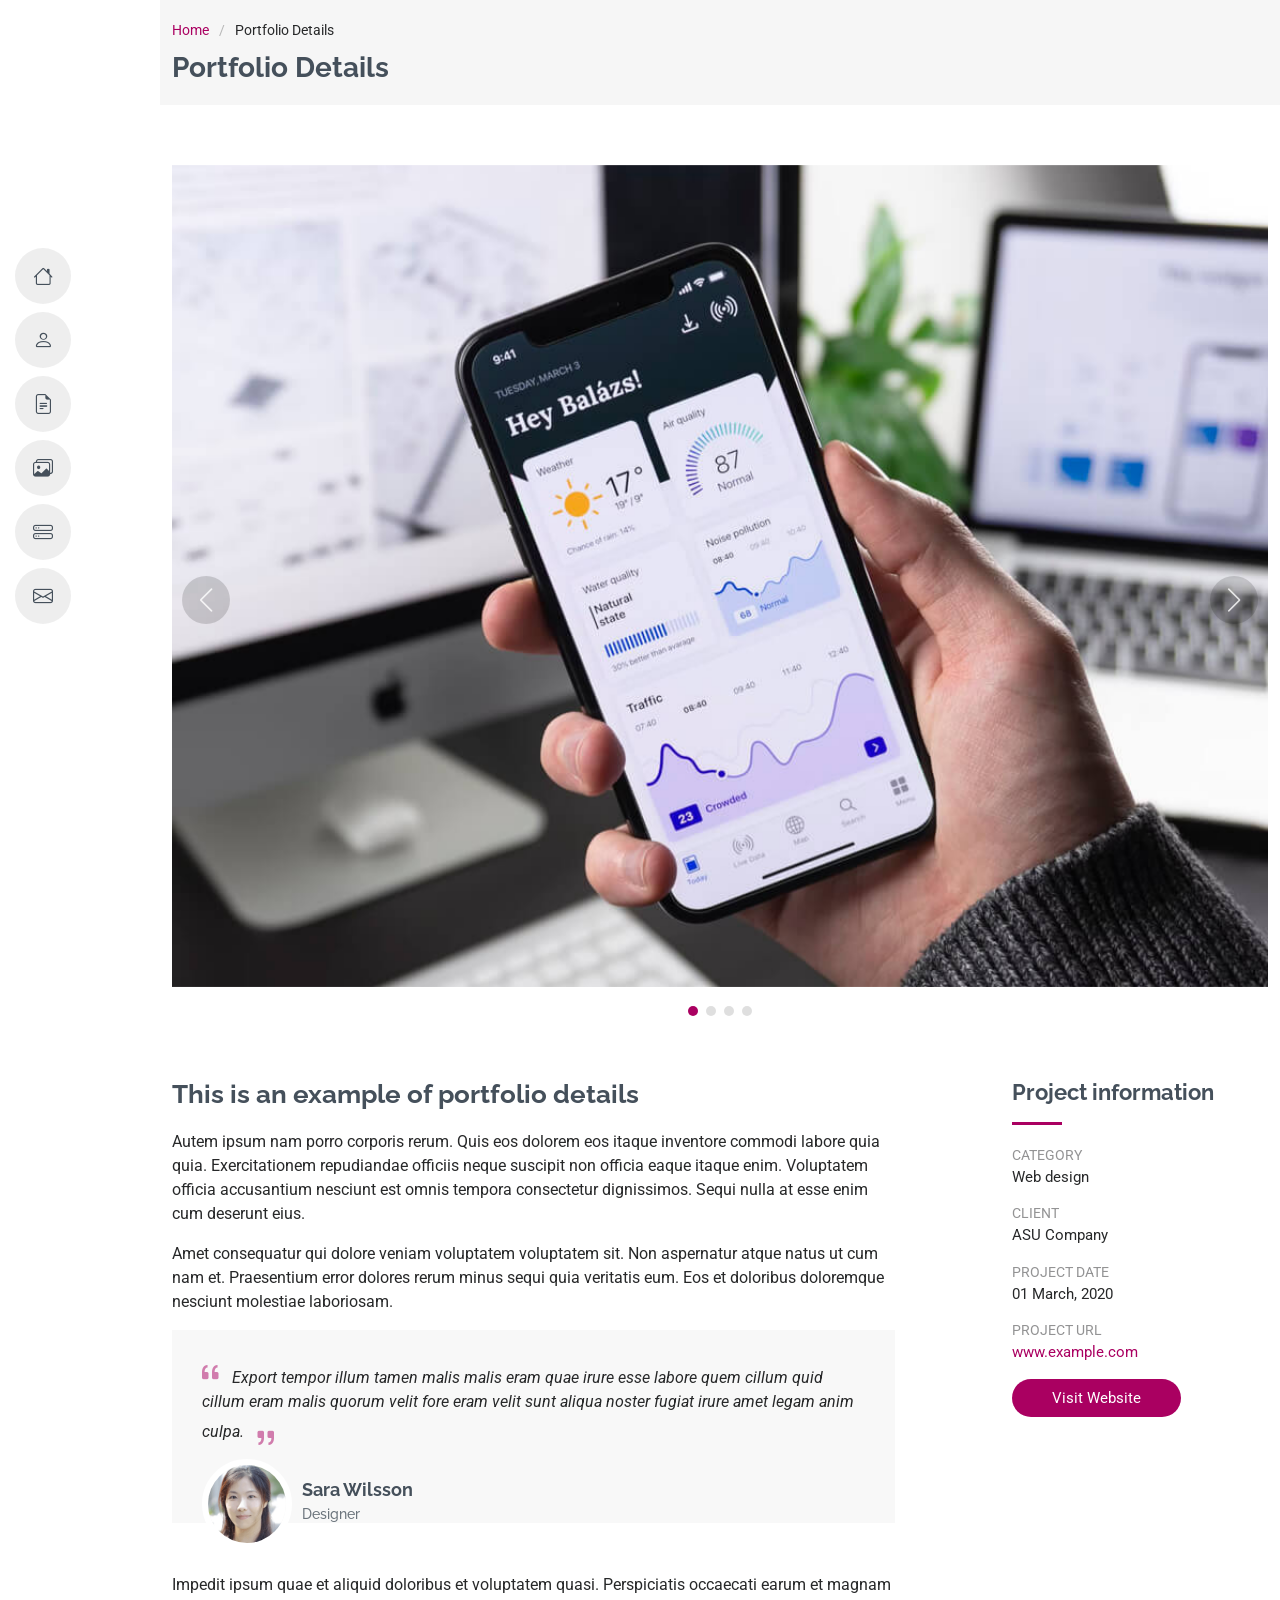
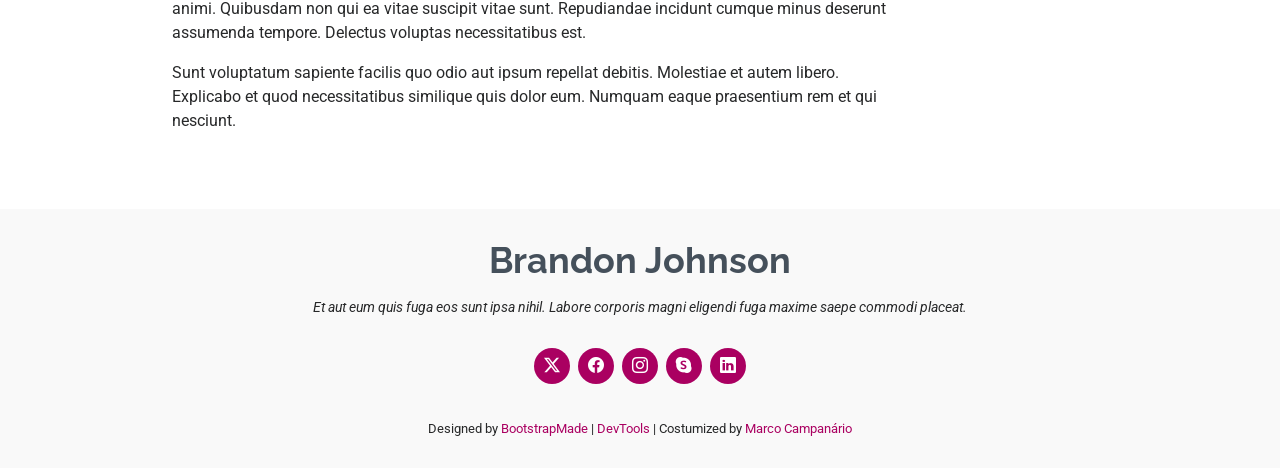
<file: portfolio-details.html>
<!DOCTYPE html>
<html lang="en">

<head>
  <meta charset="utf-8">
  <meta content="width=device-width, initial-scale=1.0" name="viewport">
  <title>Portfolio Details - MyResume Bootstrap Template</title>
  <meta content="" name="description">
  <meta content="" name="keywords">

  <!-- Favicons -->
  <link href="assets/img/favicon.png" rel="icon">
  <link href="assets/img/apple-touch-icon.png" rel="apple-touch-icon">

  <!-- Fonts -->
  <link href="https://fonts.googleapis.com" rel="preconnect">
  <link href="https://fonts.gstatic.com" rel="preconnect" crossorigin>
  <link href="https://fonts.googleapis.com/css2?family=Roboto:ital,wght@0,100;0,300;0,400;0,500;0,700;0,900;1,100;1,300;1,400;1,500;1,700;1,900&family=Poppins:ital,wght@0,100;0,200;0,300;0,400;0,500;0,600;0,700;0,800;0,900;1,100;1,200;1,300;1,400;1,500;1,600;1,700;1,800;1,900&family=Raleway:ital,wght@0,100;0,200;0,300;0,400;0,500;0,600;0,700;0,800;0,900;1,100;1,200;1,300;1,400;1,500;1,600;1,700;1,800;1,900&display=swap" rel="stylesheet">

  <!-- Vendor CSS Files -->
  <link href="assets/vendor/bootstrap/css/bootstrap.min.css" rel="stylesheet">
  <link href="assets/vendor/bootstrap-icons/bootstrap-icons.css" rel="stylesheet">
  <link href="assets/vendor/aos/aos.css" rel="stylesheet">
  <link href="assets/vendor/glightbox/css/glightbox.min.css" rel="stylesheet">
  <link href="assets/vendor/swiper/swiper-bundle.min.css" rel="stylesheet">

  <!-- Main CSS File -->
  <link href="assets/css/main.css" rel="stylesheet">

  <!-- =======================================================
  * Template Name: MyResume
  * Template URL: https://bootstrapmade.com/free-html-bootstrap-template-my-resume/
  * Updated: Jun 29 2024 with Bootstrap v5.3.3
  * Author: BootstrapMade.com
  * License: https://bootstrapmade.com/license/
  ======================================================== -->
</head>

<body class="portfolio-details-page">

  <header id="header" class="header d-flex flex-column justify-content-center">

    <i class="header-toggle d-xl-none bi bi-list"></i>

    <nav id="navmenu" class="navmenu">
      <ul>
        <li><a href="#hero"><i class="bi bi-house navicon"></i><span>Home</span></a></li>
        <li><a href="#about"><i class="bi bi-person navicon"></i><span>About</span></a></li>
        <li><a href="#resume"><i class="bi bi-file-earmark-text navicon"></i><span>Resume</span></a></li>
        <li><a href="#portfolio"><i class="bi bi-images navicon"></i><span>Portfolio</span></a></li>
        <li><a href="#services"><i class="bi bi-hdd-stack navicon"></i><span>Services</span></a></li>
        <li><a href="#contact"><i class="bi bi-envelope navicon"></i><span>Contact</span></a></li>
      </ul>
    </nav>

  </header>

  <main class="main">

    <!-- Page Title -->
    <div class="page-title" data-aos="fade">
      <div class="container">
        <nav class="breadcrumbs">
          <ol>
            <li><a href="index.html">Home</a></li>
            <li class="current">Portfolio Details</li>
          </ol>
        </nav>
        <h1>Portfolio Details</h1>
      </div>
    </div><!-- End Page Title -->

    <!-- Portfolio Details Section -->
    <section id="portfolio-details" class="portfolio-details section">

      <div class="container" data-aos="fade-up">

        <div class="portfolio-details-slider swiper init-swiper">
          <script type="application/json" class="swiper-config">
            {
              "loop": true,
              "speed": 600,
              "autoplay": {
                "delay": 5000
              },
              "slidesPerView": "auto",
              "navigation": {
                "nextEl": ".swiper-button-next",
                "prevEl": ".swiper-button-prev"
              },
              "pagination": {
                "el": ".swiper-pagination",
                "type": "bullets",
                "clickable": true
              }
            }
          </script>
          <div class="swiper-wrapper align-items-center">

            <div class="swiper-slide">
              <img src="assets/img/portfolio/app-1.jpg" alt="">
            </div>

            <div class="swiper-slide">
              <img src="assets/img/portfolio/product-1.jpg" alt="">
            </div>

            <div class="swiper-slide">
              <img src="assets/img/portfolio/branding-1.jpg" alt="">
            </div>

            <div class="swiper-slide">
              <img src="assets/img/portfolio/books-1.jpg" alt="">
            </div>

          </div>
          <div class="swiper-button-prev"></div>
          <div class="swiper-button-next"></div>
          <div class="swiper-pagination"></div>
        </div>

        <div class="row justify-content-between gy-4 mt-4">

          <div class="col-lg-8" data-aos="fade-up">
            <div class="portfolio-description">
              <h2>This is an example of portfolio details</h2>
              <p>
                Autem ipsum nam porro corporis rerum. Quis eos dolorem eos itaque inventore commodi labore quia quia. Exercitationem repudiandae officiis neque suscipit non officia eaque itaque enim. Voluptatem officia accusantium nesciunt est omnis tempora consectetur dignissimos. Sequi nulla at esse enim cum deserunt eius.
              </p>
              <p>
                Amet consequatur qui dolore veniam voluptatem voluptatem sit. Non aspernatur atque natus ut cum nam et. Praesentium error dolores rerum minus sequi quia veritatis eum. Eos et doloribus doloremque nesciunt molestiae laboriosam.
              </p>

              <div class="testimonial-item">
                <p>
                  <i class="bi bi-quote quote-icon-left"></i>
                  <span>Export tempor illum tamen malis malis eram quae irure esse labore quem cillum quid cillum eram malis quorum velit fore eram velit sunt aliqua noster fugiat irure amet legam anim culpa.</span>
                  <i class="bi bi-quote quote-icon-right"></i>
                </p>
                <div>
                  <img src="assets/img/testimonials/testimonials-2.jpg" class="testimonial-img" alt="">
                  <h3>Sara Wilsson</h3>
                  <h4>Designer</h4>
                </div>
              </div>

              <p>
                Impedit ipsum quae et aliquid doloribus et voluptatem quasi. Perspiciatis occaecati earum et magnam animi. Quibusdam non qui ea vitae suscipit vitae sunt. Repudiandae incidunt cumque minus deserunt assumenda tempore. Delectus voluptas necessitatibus est.
              </p>

              <p>
                Sunt voluptatum sapiente facilis quo odio aut ipsum repellat debitis. Molestiae et autem libero. Explicabo et quod necessitatibus similique quis dolor eum. Numquam eaque praesentium rem et qui nesciunt.
              </p>

            </div>
          </div>

          <div class="col-lg-3" data-aos="fade-up" data-aos-delay="100">
            <div class="portfolio-info">
              <h3>Project information</h3>
              <ul>
                <li><strong>Category</strong> Web design</li>
                <li><strong>Client</strong> ASU Company</li>
                <li><strong>Project date</strong> 01 March, 2020</li>
                <li><strong>Project URL</strong> <a href="#">www.example.com</a></li>
                <li><a href="#" class="btn-visit align-self-start">Visit Website</a></li>
              </ul>
            </div>
          </div>

        </div>

      </div>

    </section><!-- /Portfolio Details Section -->

  </main>

  <footer id="footer" class="footer position-relative light-background">
    <div class="container">
      <h3 class="sitename">Brandon Johnson</h3>
      <p>Et aut eum quis fuga eos sunt ipsa nihil. Labore corporis magni eligendi fuga maxime saepe commodi placeat.</p>
      <div class="social-links d-flex justify-content-center">
        <a href=""><i class="bi bi-twitter-x"></i></a>
        <a href=""><i class="bi bi-facebook"></i></a>
        <a href=""><i class="bi bi-instagram"></i></a>
        <a href=""><i class="bi bi-skype"></i></a>
        <a href=""><i class="bi bi-linkedin"></i></a>
      </div>
      <div class="container">
        <!-- <div class="copyright">
          <span>Copyright</span> <strong class="px-1 sitename">Alex Smith</strong> <span>All Rights Reserved</span>
        </div> -->
        <div class="credits">
          <!-- All the links in the footer should remain intact. -->
          <!-- You can delete the links only if you've purchased the pro version. -->
          <!-- Licensing information: https://bootstrapmade.com/license/ -->
          <!-- Purchase the pro version with working PHP/AJAX contact form: [buy-url] -->
          Designed by <a href="https://bootstrapmade.com/">BootstrapMade</a> | <a href="https://bootstrapmade.com/tools/">DevTools</a> | Costumized by <a href="https://github.com/marcocampanario">Marco Campanário</a>
        </div>
      </div>
    </div>
  </footer>

  <!-- Scroll Top -->
  <a href="#" id="scroll-top" class="scroll-top d-flex align-items-center justify-content-center"><i class="bi bi-arrow-up-short"></i></a>

  <!-- Preloader -->
  <div id="preloader"></div>

  <!-- Vendor JS Files -->
  <script src="assets/vendor/bootstrap/js/bootstrap.bundle.min.js"></script>
  <script src="assets/vendor/php-email-form/validate.js"></script>
  <script src="assets/vendor/aos/aos.js"></script>
  <script src="assets/vendor/typed.js/typed.umd.js"></script>
  <script src="assets/vendor/purecounter/purecounter_vanilla.js"></script>
  <script src="assets/vendor/waypoints/noframework.waypoints.js"></script>
  <script src="assets/vendor/glightbox/js/glightbox.min.js"></script>
  <script src="assets/vendor/imagesloaded/imagesloaded.pkgd.min.js"></script>
  <script src="assets/vendor/isotope-layout/isotope.pkgd.min.js"></script>
  <script src="assets/vendor/swiper/swiper-bundle.min.js"></script>

  <!-- Main JS File -->
  <script src="assets/js/main.js"></script>

</body>

</html>
</file>
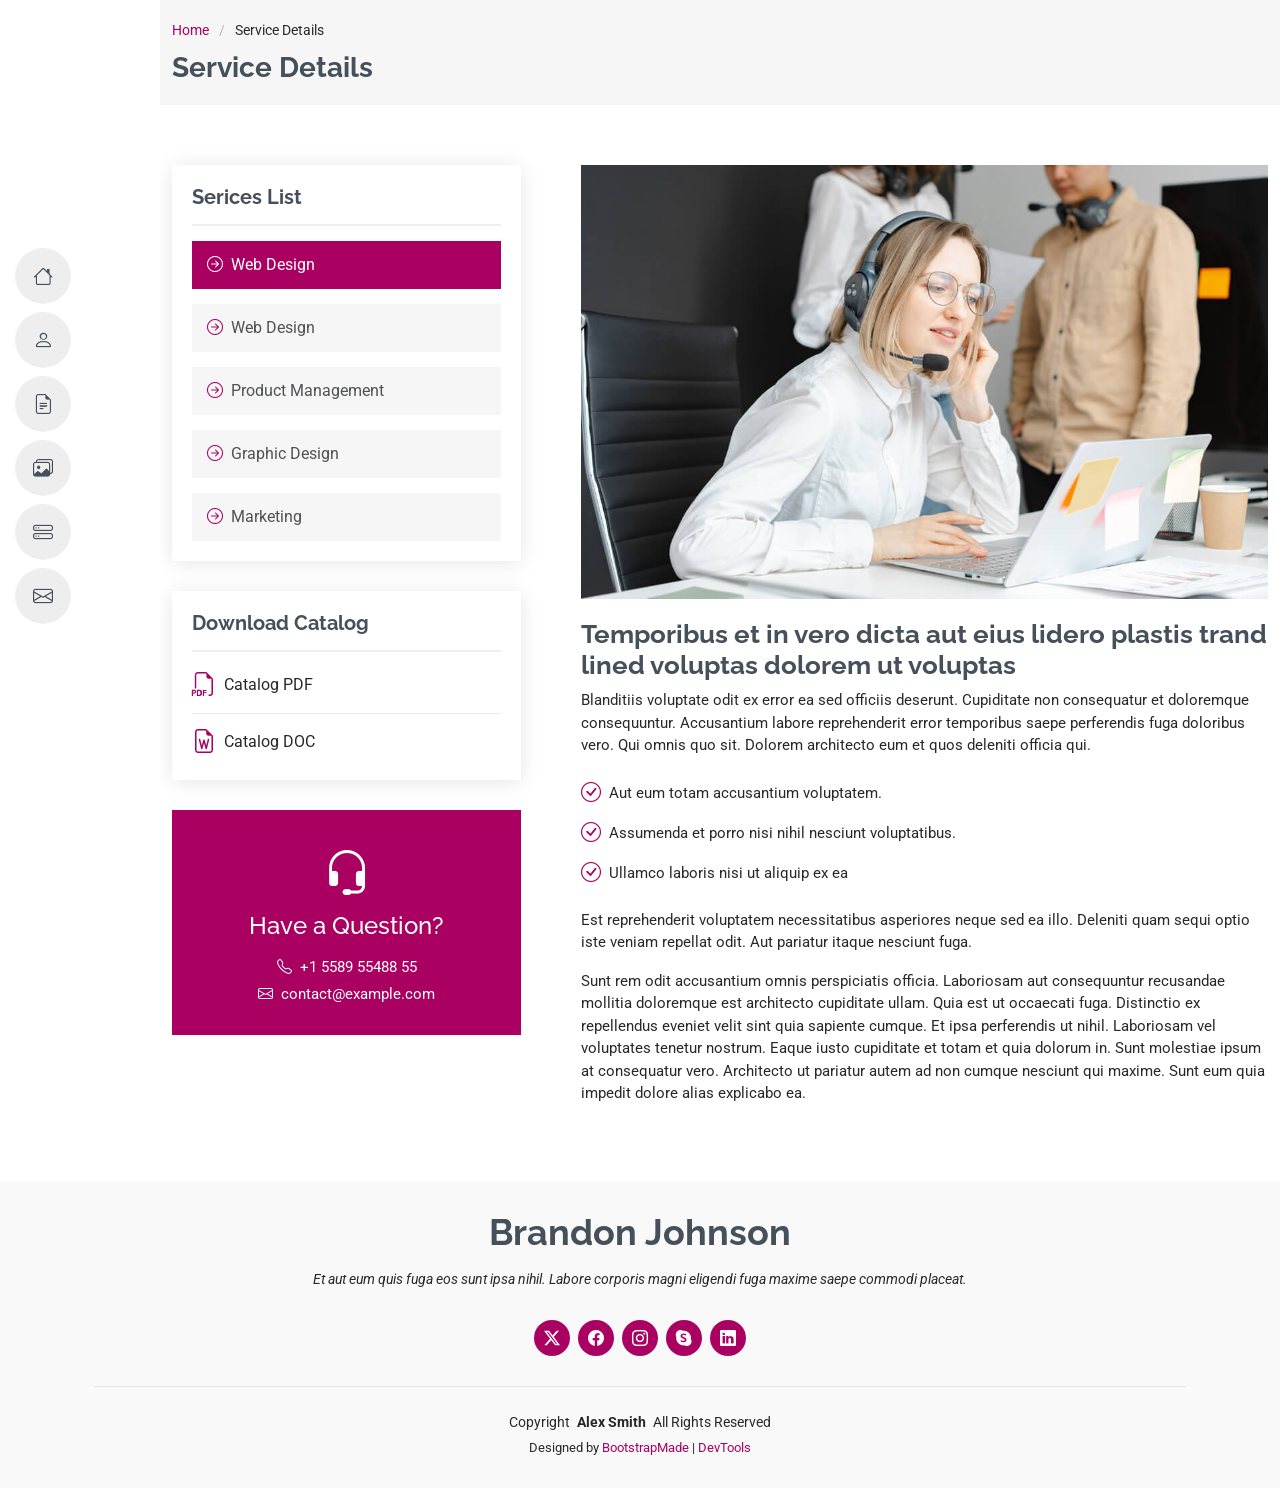
<file: service-details.html>
<!DOCTYPE html>
<html lang="en">

<head>
  <meta charset="utf-8">
  <meta content="width=device-width, initial-scale=1.0" name="viewport">
  <title>Service Details - MyResume Bootstrap Template</title>
  <meta content="" name="description">
  <meta content="" name="keywords">

  <!-- Favicons -->
  <link href="assets/img/favicon.png" rel="icon">
  <link href="assets/img/apple-touch-icon.png" rel="apple-touch-icon">

  <!-- Fonts -->
  <link href="https://fonts.googleapis.com" rel="preconnect">
  <link href="https://fonts.gstatic.com" rel="preconnect" crossorigin>
  <link href="https://fonts.googleapis.com/css2?family=Roboto:ital,wght@0,100;0,300;0,400;0,500;0,700;0,900;1,100;1,300;1,400;1,500;1,700;1,900&family=Poppins:ital,wght@0,100;0,200;0,300;0,400;0,500;0,600;0,700;0,800;0,900;1,100;1,200;1,300;1,400;1,500;1,600;1,700;1,800;1,900&family=Raleway:ital,wght@0,100;0,200;0,300;0,400;0,500;0,600;0,700;0,800;0,900;1,100;1,200;1,300;1,400;1,500;1,600;1,700;1,800;1,900&display=swap" rel="stylesheet">

  <!-- Vendor CSS Files -->
  <link href="assets/vendor/bootstrap/css/bootstrap.min.css" rel="stylesheet">
  <link href="assets/vendor/bootstrap-icons/bootstrap-icons.css" rel="stylesheet">
  <link href="assets/vendor/aos/aos.css" rel="stylesheet">
  <link href="assets/vendor/glightbox/css/glightbox.min.css" rel="stylesheet">
  <link href="assets/vendor/swiper/swiper-bundle.min.css" rel="stylesheet">

  <!-- Main CSS File -->
  <link href="assets/css/main.css" rel="stylesheet">

  <!-- =======================================================
  * Template Name: MyResume
  * Template URL: https://bootstrapmade.com/free-html-bootstrap-template-my-resume/
  * Updated: Jun 29 2024 with Bootstrap v5.3.3
  * Author: BootstrapMade.com
  * License: https://bootstrapmade.com/license/
  ======================================================== -->
</head>

<body class="service-details-page">

  <header id="header" class="header d-flex flex-column justify-content-center">

    <i class="header-toggle d-xl-none bi bi-list"></i>

    <nav id="navmenu" class="navmenu">
      <ul>
        <li><a href="#hero"><i class="bi bi-house navicon"></i><span>Home</span></a></li>
        <li><a href="#about"><i class="bi bi-person navicon"></i><span>About</span></a></li>
        <li><a href="#resume"><i class="bi bi-file-earmark-text navicon"></i><span>Resume</span></a></li>
        <li><a href="#portfolio"><i class="bi bi-images navicon"></i><span>Portfolio</span></a></li>
        <li><a href="#services"><i class="bi bi-hdd-stack navicon"></i><span>Services</span></a></li>
        <li><a href="#contact"><i class="bi bi-envelope navicon"></i><span>Contact</span></a></li>
      </ul>
    </nav>

  </header>

  <main class="main">

    <!-- Page Title -->
    <div class="page-title" data-aos="fade">
      <div class="container">
        <nav class="breadcrumbs">
          <ol>
            <li><a href="index.html">Home</a></li>
            <li class="current">Service Details</li>
          </ol>
        </nav>
        <h1>Service Details</h1>
      </div>
    </div><!-- End Page Title -->

    <!-- Service Details Section -->
    <section id="service-details" class="service-details section">

      <div class="container">

        <div class="row gy-5">

          <div class="col-lg-4" data-aos="fade-up" data-aos-delay="100">

            <div class="service-box">
              <h4>Serices List</h4>
              <div class="services-list">
                <a href="#" class="active"><i class="bi bi-arrow-right-circle"></i><span>Web Design</span></a>
                <a href="#"><i class="bi bi-arrow-right-circle"></i><span>Web Design</span></a>
                <a href="#"><i class="bi bi-arrow-right-circle"></i><span>Product Management</span></a>
                <a href="#"><i class="bi bi-arrow-right-circle"></i><span>Graphic Design</span></a>
                <a href="#"><i class="bi bi-arrow-right-circle"></i><span>Marketing</span></a>
              </div>
            </div><!-- End Services List -->

            <div class="service-box">
              <h4>Download Catalog</h4>
              <div class="download-catalog">
                <a href="#"><i class="bi bi-filetype-pdf"></i><span>Catalog PDF</span></a>
                <a href="#"><i class="bi bi-file-earmark-word"></i><span>Catalog DOC</span></a>
              </div>
            </div><!-- End Services List -->

            <div class="help-box d-flex flex-column justify-content-center align-items-center">
              <i class="bi bi-headset help-icon"></i>
              <h4>Have a Question?</h4>
              <p class="d-flex align-items-center mt-2 mb-0"><i class="bi bi-telephone me-2"></i> <span>+1 5589 55488 55</span></p>
              <p class="d-flex align-items-center mt-1 mb-0"><i class="bi bi-envelope me-2"></i> <a href="mailto:contact@example.com">contact@example.com</a></p>
            </div>

          </div>

          <div class="col-lg-8 ps-lg-5" data-aos="fade-up" data-aos-delay="200">
            <img src="assets/img/services.jpg" alt="" class="img-fluid services-img">
            <h3>Temporibus et in vero dicta aut eius lidero plastis trand lined voluptas dolorem ut voluptas</h3>
            <p>
              Blanditiis voluptate odit ex error ea sed officiis deserunt. Cupiditate non consequatur et doloremque consequuntur. Accusantium labore reprehenderit error temporibus saepe perferendis fuga doloribus vero. Qui omnis quo sit. Dolorem architecto eum et quos deleniti officia qui.
            </p>
            <ul>
              <li><i class="bi bi-check-circle"></i> <span>Aut eum totam accusantium voluptatem.</span></li>
              <li><i class="bi bi-check-circle"></i> <span>Assumenda et porro nisi nihil nesciunt voluptatibus.</span></li>
              <li><i class="bi bi-check-circle"></i> <span>Ullamco laboris nisi ut aliquip ex ea</span></li>
            </ul>
            <p>
              Est reprehenderit voluptatem necessitatibus asperiores neque sed ea illo. Deleniti quam sequi optio iste veniam repellat odit. Aut pariatur itaque nesciunt fuga.
            </p>
            <p>
              Sunt rem odit accusantium omnis perspiciatis officia. Laboriosam aut consequuntur recusandae mollitia doloremque est architecto cupiditate ullam. Quia est ut occaecati fuga. Distinctio ex repellendus eveniet velit sint quia sapiente cumque. Et ipsa perferendis ut nihil. Laboriosam vel voluptates tenetur nostrum. Eaque iusto cupiditate et totam et quia dolorum in. Sunt molestiae ipsum at consequatur vero. Architecto ut pariatur autem ad non cumque nesciunt qui maxime. Sunt eum quia impedit dolore alias explicabo ea.
            </p>
          </div>

        </div>

      </div>

    </section><!-- /Service Details Section -->

  </main>

  <footer id="footer" class="footer position-relative light-background">
    <div class="container">
      <h3 class="sitename">Brandon Johnson</h3>
      <p>Et aut eum quis fuga eos sunt ipsa nihil. Labore corporis magni eligendi fuga maxime saepe commodi placeat.</p>
      <div class="social-links d-flex justify-content-center">
        <a href=""><i class="bi bi-twitter-x"></i></a>
        <a href=""><i class="bi bi-facebook"></i></a>
        <a href=""><i class="bi bi-instagram"></i></a>
        <a href=""><i class="bi bi-skype"></i></a>
        <a href=""><i class="bi bi-linkedin"></i></a>
      </div>
      <div class="container">
        <div class="copyright">
          <span>Copyright</span> <strong class="px-1 sitename">Alex Smith</strong> <span>All Rights Reserved</span>
        </div>
        <div class="credits">
          <!-- All the links in the footer should remain intact. -->
          <!-- You can delete the links only if you've purchased the pro version. -->
          <!-- Licensing information: https://bootstrapmade.com/license/ -->
          <!-- Purchase the pro version with working PHP/AJAX contact form: [buy-url] -->
          Designed by <a href="https://bootstrapmade.com/">BootstrapMade</a> | <a href="https://bootstrapmade.com/tools/">DevTools</a>
        </div>
      </div>
    </div>
  </footer>

  <!-- Scroll Top -->
  <a href="#" id="scroll-top" class="scroll-top d-flex align-items-center justify-content-center"><i class="bi bi-arrow-up-short"></i></a>

  <!-- Preloader -->
  <div id="preloader"></div>

  <!-- Vendor JS Files -->
  <script src="assets/vendor/bootstrap/js/bootstrap.bundle.min.js"></script>
  <script src="assets/vendor/php-email-form/validate.js"></script>
  <script src="assets/vendor/aos/aos.js"></script>
  <script src="assets/vendor/typed.js/typed.umd.js"></script>
  <script src="assets/vendor/purecounter/purecounter_vanilla.js"></script>
  <script src="assets/vendor/waypoints/noframework.waypoints.js"></script>
  <script src="assets/vendor/glightbox/js/glightbox.min.js"></script>
  <script src="assets/vendor/imagesloaded/imagesloaded.pkgd.min.js"></script>
  <script src="assets/vendor/isotope-layout/isotope.pkgd.min.js"></script>
  <script src="assets/vendor/swiper/swiper-bundle.min.js"></script>

  <!-- Main JS File -->
  <script src="assets/js/main.js"></script>

</body>

</html>
</file>
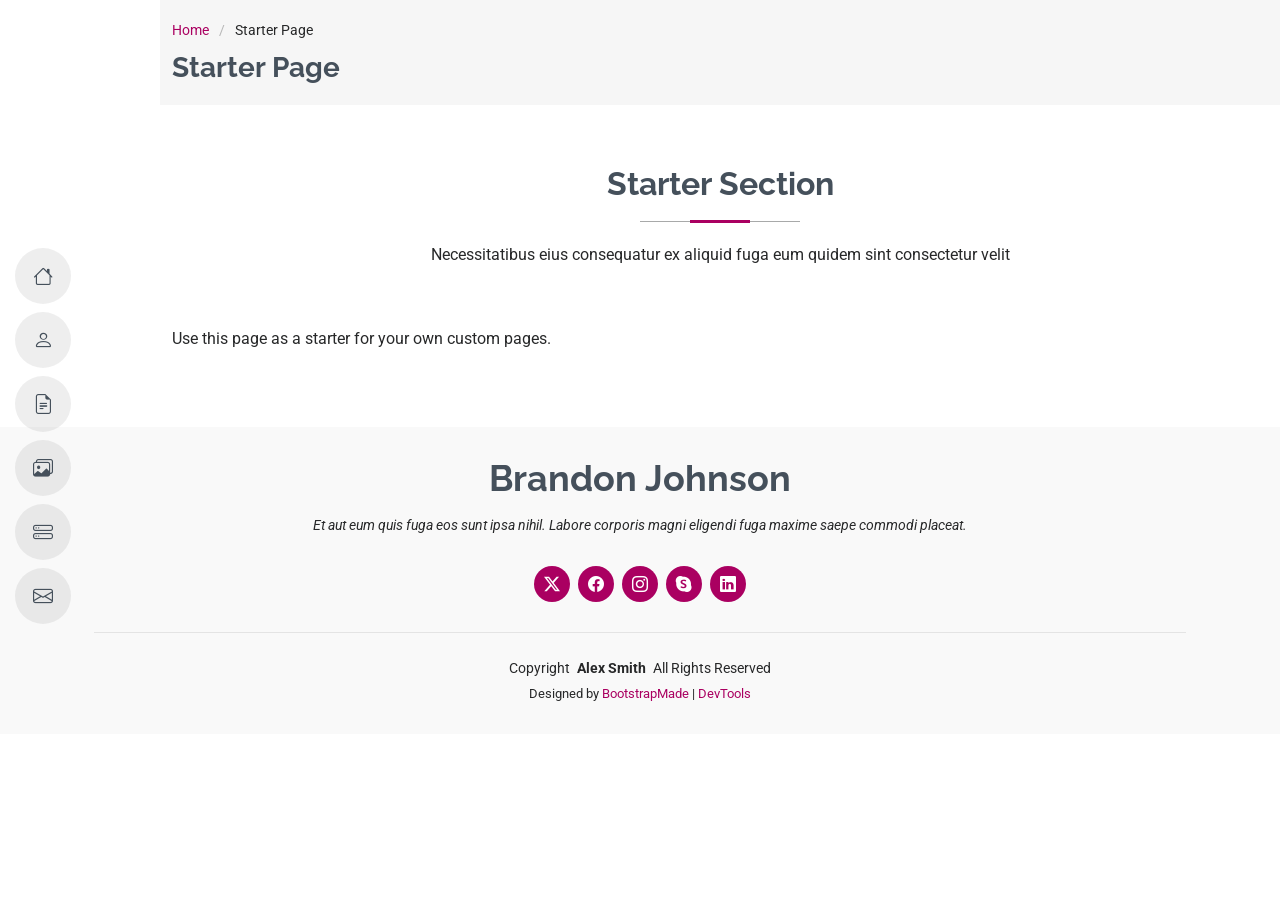
<file: starter-page.html>
<!DOCTYPE html>
<html lang="en">

<head>
  <meta charset="utf-8">
  <meta content="width=device-width, initial-scale=1.0" name="viewport">
  <title>Starter Page - MyResume Bootstrap Template</title>
  <meta content="" name="description">
  <meta content="" name="keywords">

  <!-- Favicons -->
  <link href="assets/img/favicon.png" rel="icon">
  <link href="assets/img/apple-touch-icon.png" rel="apple-touch-icon">

  <!-- Fonts -->
  <link href="https://fonts.googleapis.com" rel="preconnect">
  <link href="https://fonts.gstatic.com" rel="preconnect" crossorigin>
  <link href="https://fonts.googleapis.com/css2?family=Roboto:ital,wght@0,100;0,300;0,400;0,500;0,700;0,900;1,100;1,300;1,400;1,500;1,700;1,900&family=Poppins:ital,wght@0,100;0,200;0,300;0,400;0,500;0,600;0,700;0,800;0,900;1,100;1,200;1,300;1,400;1,500;1,600;1,700;1,800;1,900&family=Raleway:ital,wght@0,100;0,200;0,300;0,400;0,500;0,600;0,700;0,800;0,900;1,100;1,200;1,300;1,400;1,500;1,600;1,700;1,800;1,900&display=swap" rel="stylesheet">

  <!-- Vendor CSS Files -->
  <link href="assets/vendor/bootstrap/css/bootstrap.min.css" rel="stylesheet">
  <link href="assets/vendor/bootstrap-icons/bootstrap-icons.css" rel="stylesheet">
  <link href="assets/vendor/aos/aos.css" rel="stylesheet">
  <link href="assets/vendor/glightbox/css/glightbox.min.css" rel="stylesheet">
  <link href="assets/vendor/swiper/swiper-bundle.min.css" rel="stylesheet">

  <!-- Main CSS File -->
  <link href="assets/css/main.css" rel="stylesheet">

  <!-- =======================================================
  * Template Name: MyResume
  * Template URL: https://bootstrapmade.com/free-html-bootstrap-template-my-resume/
  * Updated: Jun 29 2024 with Bootstrap v5.3.3
  * Author: BootstrapMade.com
  * License: https://bootstrapmade.com/license/
  ======================================================== -->
</head>

<body class="starter-page-page">

  <header id="header" class="header d-flex flex-column justify-content-center">

    <i class="header-toggle d-xl-none bi bi-list"></i>

    <nav id="navmenu" class="navmenu">
      <ul>
        <li><a href="#hero"><i class="bi bi-house navicon"></i><span>Home</span></a></li>
        <li><a href="#about"><i class="bi bi-person navicon"></i><span>About</span></a></li>
        <li><a href="#resume"><i class="bi bi-file-earmark-text navicon"></i><span>Resume</span></a></li>
        <li><a href="#portfolio"><i class="bi bi-images navicon"></i><span>Portfolio</span></a></li>
        <li><a href="#services"><i class="bi bi-hdd-stack navicon"></i><span>Services</span></a></li>
        <li><a href="#contact"><i class="bi bi-envelope navicon"></i><span>Contact</span></a></li>
      </ul>
    </nav>

  </header>

  <main class="main">

    <!-- Page Title -->
    <div class="page-title" data-aos="fade">
      <div class="container">
        <nav class="breadcrumbs">
          <ol>
            <li><a href="index.html">Home</a></li>
            <li class="current">Starter Page</li>
          </ol>
        </nav>
        <h1>Starter Page</h1>
      </div>
    </div><!-- End Page Title -->

    <!-- Starter Section Section -->
    <section id="starter-section" class="starter-section section">

      <!-- Section Title -->
      <div class="container section-title" data-aos="fade-up">
        <h2>Starter Section</h2>
        <p>Necessitatibus eius consequatur ex aliquid fuga eum quidem sint consectetur velit</p>
      </div><!-- End Section Title -->

      <div class="container" data-aos="fade-up">
        <p>Use this page as a starter for your own custom pages.</p>
      </div>

    </section><!-- /Starter Section Section -->

  </main>

  <footer id="footer" class="footer position-relative light-background">
    <div class="container">
      <h3 class="sitename">Brandon Johnson</h3>
      <p>Et aut eum quis fuga eos sunt ipsa nihil. Labore corporis magni eligendi fuga maxime saepe commodi placeat.</p>
      <div class="social-links d-flex justify-content-center">
        <a href=""><i class="bi bi-twitter-x"></i></a>
        <a href=""><i class="bi bi-facebook"></i></a>
        <a href=""><i class="bi bi-instagram"></i></a>
        <a href=""><i class="bi bi-skype"></i></a>
        <a href=""><i class="bi bi-linkedin"></i></a>
      </div>
      <div class="container">
        <div class="copyright">
          <span>Copyright</span> <strong class="px-1 sitename">Alex Smith</strong> <span>All Rights Reserved</span>
        </div>
        <div class="credits">
          <!-- All the links in the footer should remain intact. -->
          <!-- You can delete the links only if you've purchased the pro version. -->
          <!-- Licensing information: https://bootstrapmade.com/license/ -->
          <!-- Purchase the pro version with working PHP/AJAX contact form: [buy-url] -->
          Designed by <a href="https://bootstrapmade.com/">BootstrapMade</a> | <a href="https://bootstrapmade.com/tools/">DevTools</a>
        </div>
      </div>
    </div>
  </footer>

  <!-- Scroll Top -->
  <a href="#" id="scroll-top" class="scroll-top d-flex align-items-center justify-content-center"><i class="bi bi-arrow-up-short"></i></a>

  <!-- Preloader -->
  <div id="preloader"></div>

  <!-- Vendor JS Files -->
  <script src="assets/vendor/bootstrap/js/bootstrap.bundle.min.js"></script>
  <script src="assets/vendor/php-email-form/validate.js"></script>
  <script src="assets/vendor/aos/aos.js"></script>
  <script src="assets/vendor/typed.js/typed.umd.js"></script>
  <script src="assets/vendor/purecounter/purecounter_vanilla.js"></script>
  <script src="assets/vendor/waypoints/noframework.waypoints.js"></script>
  <script src="assets/vendor/glightbox/js/glightbox.min.js"></script>
  <script src="assets/vendor/imagesloaded/imagesloaded.pkgd.min.js"></script>
  <script src="assets/vendor/isotope-layout/isotope.pkgd.min.js"></script>
  <script src="assets/vendor/swiper/swiper-bundle.min.js"></script>

  <!-- Main JS File -->
  <script src="assets/js/main.js"></script>

</body>

</html>
</file>
<file: assets/css/main.css>
/**
* Template Name: MyResume
* Template URL: https://bootstrapmade.com/free-html-bootstrap-template-my-resume/
* Updated: Jun 29 2024 with Bootstrap v5.3.3
* Author: BootstrapMade.com
* License: https://bootstrapmade.com/license/
*/

/*--------------------------------------------------------------
# Font & Color Variables
# Help: https://bootstrapmade.com/color-system/
--------------------------------------------------------------*/
/* Fonts */
:root {
  --default-font: "Roboto",  system-ui, -apple-system, "Segoe UI", Roboto, "Helvetica Neue", Arial, "Noto Sans", "Liberation Sans", sans-serif, "Apple Color Emoji", "Segoe UI Emoji", "Segoe UI Symbol", "Noto Color Emoji";
  --heading-font: "Raleway",  sans-serif;
  --nav-font: "Poppins",  sans-serif;
}

/* Global Colors - The following color variables are used throughout the website. Updating them here will change the color scheme of the entire website */
:root { 
  --background-color: #ffffff; /* Background color for the entire website, including individual sections */
  --default-color: #272829; /* Default color used for the majority of the text content across the entire website */
  --heading-color: #45505b; /* Color for headings, subheadings and title throughout the website */
  --accent-color: #aa0061; /* Accent color that represents your brand on the website. It's used for buttons, links, and other elements that need to stand out */
  --surface-color: #ffffff; /* The surface color is used as a background of boxed elements within sections, such as cards, icon boxes, or other elements that require a visual separation from the global background. */
  --contrast-color: #ffffff; /* Contrast color for text, ensuring readability against backgrounds of accent, heading, or default colors. */
}

/* Nav Menu Colors - The following color variables are used specifically for the navigation menu. They are separate from the global colors to allow for more customization options */
:root {
  --nav-color: #45505b;  /* The default color of the main navmenu links */
  --nav-hover-color: #aa0061; /* Applied to main navmenu links when they are hovered over or active */
  --nav-mobile-background-color: #ffffff; /* Used as the background color for mobile navigation menu */
  --nav-dropdown-background-color: #ffffff; /* Used as the background color for dropdown items that appear when hovering over primary navigation items */
  --nav-dropdown-color: #212529; /* Used for navigation links of the dropdown items in the navigation menu. */
  --nav-dropdown-hover-color: #aa0061; /* Similar to --nav-hover-color, this color is applied to dropdown navigation links when they are hovered over. */
}

/* Color Presets (0563bb) - These classes override global colors when applied to any section or element, providing reuse of the sam color scheme. */

.light-background {
  --background-color: #f9f9f9;
  --surface-color: #ffffff;
}

.dark-background {
  --background-color: #060606;
  --default-color: #ffffff;
  --heading-color: #ffffff;
  --surface-color: #252525;
  --contrast-color: #ffffff;
}

/* Smooth scroll */
:root {
  scroll-behavior: smooth;
}

/*--------------------------------------------------------------
# General Styling & Shared Classes
--------------------------------------------------------------*/
body {
  color: var(--default-color);
  background-color: var(--background-color);
  font-family: var(--default-font);
}

a {
  color: var(--accent-color);
  text-decoration: none;
  transition: 0.3s;
}

a:hover {
  color: color-mix(in srgb, var(--accent-color), transparent 25%);
  text-decoration: none;
}

h1,
h2,
h3,
h4,
h5,
h6 {
  color: var(--heading-color);
  font-family: var(--heading-font);
}

/* PHP Email Form Messages
------------------------------*/
.php-email-form .error-message {
  display: none;
  background: #df1529;
  color: #ffffff;
  text-align: left;
  padding: 15px;
  margin-bottom: 24px;
  font-weight: 600;
}

.php-email-form .sent-message {
  display: none;
  color: #ffffff;
  background: #059652;
  text-align: center;
  padding: 15px;
  margin-bottom: 24px;
  font-weight: 600;
}

.php-email-form .loading {
  display: none;
  background: var(--surface-color);
  text-align: center;
  padding: 15px;
  margin-bottom: 24px;
}

.php-email-form .loading:before {
  content: "";
  display: inline-block;
  border-radius: 50%;
  width: 24px;
  height: 24px;
  margin: 0 10px -6px 0;
  border: 3px solid var(--accent-color);
  border-top-color: var(--surface-color);
  animation: php-email-form-loading 1s linear infinite;
}

@keyframes php-email-form-loading {
  0% {
    transform: rotate(0deg);
  }

  100% {
    transform: rotate(360deg);
  }
}

/*--------------------------------------------------------------
# Global Header
--------------------------------------------------------------*/
.header {
  color: var(--default-color);
  position: fixed;
  top: 0;
  left: 0;
  bottom: 0;
  padding: 0 15px;
  transition: all ease-in-out 0.3s;
  overflow-y: auto;
  z-index: 997;
  min-width: 200px;
}

@media (max-width: 1199px) {
  .header {
    background-color: var(--background-color);
    border-right: 1px solid color-mix(in srgb, var(--default-color), transparent 90%);
    width: 300px;
    left: -100%;
  }
}

@media (min-width: 1200px) and (max-width: 1600px) {
  .header~main {
    margin-left: 160px;
  }

  .header~main .hero {
    margin-left: -160px;
    width: 100vw;
  }
}

.header.header-show {
  left: 0;
}

.header .header-toggle {
  color: var(--contrast-color);
  background-color: var(--accent-color);
  font-size: 22px;
  display: flex;
  align-items: center;
  justify-content: center;
  width: 40px;
  height: 40px;
  border-radius: 50%;
  cursor: pointer;
  position: fixed;
  top: 15px;
  right: 15px;
  z-index: 9999;
  transition: background-color 0.3s;
}

.header .header-toggle:hover {
  color: var(--contrast-color);
  background-color: color-mix(in srgb, var(--accent-color) 90%, white 15%);
}

/*--------------------------------------------------------------
# Navigation Menu
--------------------------------------------------------------*/
.navmenu {
  padding: 0;
  z-index: 9997;
}

.navmenu ul {
  list-style: none;
  padding: 0 0 20px 0;
  margin: 0;
  width: 140px;
}

.navmenu a,
.navmenu a:focus {
  color: var(--nav-color);
  font-family: var(--nav-font);
  display: flex;
  align-items: center;
  padding: 10px 18px;
  margin-bottom: 8px;
  font-size: 15px;
  border-radius: 50px;
  background: color-mix(in srgb, var(--default-color), transparent 92%);
  height: 56px;
  width: 100%;
  overflow: hidden;
  transition: 0.3s;
}

.navmenu a i,
.navmenu a:focus i {
  font-size: 20px;
}

.navmenu a span,
.navmenu a:focus span {
  padding: 0 5px 0 7px;
}

@media (min-width: 992px) {

  .navmenu a,
  .navmenu a:focus {
    max-width: 56px;
  }

  .navmenu a span,
  .navmenu a:focus span {
    display: none;
  }
}

.navmenu a:hover,
.navmenu .active,
.navmenu .active:focus,
.navmenu li:hover>a {
  color: var(--contrast-color);
  background: var(--nav-hover-color);
}

.navmenu a:hover,
.navmenu li:hover>a {
  max-width: 100%;
  color: var(--contrast-color);
}

.navmenu a:hover span,
.navmenu li:hover>a span {
  display: block;
}

/*--------------------------------------------------------------
# Global Footer
--------------------------------------------------------------*/
.footer {
  color: var(--default-color);
  background-color: var(--background-color);
  font-size: 14px;
  text-align: center;
  padding: 30px 0;
  position: relative;
}

.footer h3 {
  font-size: 36px;
  font-weight: 700;
  position: relative;
  padding: 0;
  margin: 0 0 15px 0;
}

.footer p {
  font-size: 15;
  font-style: italic;
  padding: 0;
  margin: 0 0 30px 0;
}

.footer .social-links {
  margin: 0 0 30px 0;
}

.footer .social-links a {
  font-size: 16px;
  display: flex;
  align-items: center;
  justify-content: center;
  background: var(--accent-color);
  color: var(--contrast-color);
  line-height: 1;
  margin: 0 4px;
  border-radius: 50%;
  text-align: center;
  width: 36px;
  height: 36px;
  transition: 0.3s;
}

.footer .social-links a:hover {
  background: color-mix(in srgb, var(--accent-color), transparent 20%);
  text-decoration: none;
}

.footer .copyright {
  padding-top: 25px;
  border-top: 1px solid color-mix(in srgb, var(--default-color), transparent 90%);
}

.footer .credits {
  font-size: 13px;
  padding-top: 5px;
}

/*--------------------------------------------------------------
# Preloader
--------------------------------------------------------------*/
#preloader {
  position: fixed;
  inset: 0;
  z-index: 999999;
  overflow: hidden;
  background: var(--background-color);
  transition: all 0.6s ease-out;
}

#preloader:before {
  content: "";
  position: fixed;
  top: calc(50% - 30px);
  left: calc(50% - 30px);
  border: 6px solid #ffffff;
  border-color: var(--accent-color) transparent var(--accent-color) transparent;
  border-radius: 50%;
  width: 60px;
  height: 60px;
  animation: animate-preloader 1.5s linear infinite;
}

@keyframes animate-preloader {
  0% {
    transform: rotate(0deg);
  }

  100% {
    transform: rotate(360deg);
  }
}

/*--------------------------------------------------------------
# Scroll Top Button
--------------------------------------------------------------*/
.scroll-top {
  position: fixed;
  visibility: hidden;
  opacity: 0;
  right: 15px;
  bottom: -15px;
  z-index: 99999;
  background-color: var(--accent-color);
  width: 44px;
  height: 44px;
  border-radius: 50px;
  transition: all 0.4s;
}

.scroll-top i {
  font-size: 24px;
  color: var(--contrast-color);
  line-height: 0;
}

.scroll-top:hover {
  background-color: color-mix(in srgb, var(--accent-color), transparent 20%);
  color: var(--contrast-color);
}

.scroll-top.active {
  visibility: visible;
  opacity: 1;
  bottom: 15px;
}

/*--------------------------------------------------------------
# Disable aos animation delay on mobile devices
--------------------------------------------------------------*/
@media screen and (max-width: 768px) {
  [data-aos-delay] {
    transition-delay: 0 !important;
  }
}

/*--------------------------------------------------------------
# Global Page Titles & Breadcrumbs
--------------------------------------------------------------*/
.page-title {
  --background-color: color-mix(in srgb, var(--default-color), transparent 96%);
  color: var(--default-color);
  background-color: var(--background-color);
  padding: 20px 0;
  position: relative;
}

.page-title h1 {
  font-size: 28px;
  font-weight: 700;
  margin: 0;
}

.page-title .breadcrumbs ol {
  display: flex;
  flex-wrap: wrap;
  list-style: none;
  padding: 0 0 10px 0;
  margin: 0;
  font-size: 14px;
  font-weight: 400;
}

.page-title .breadcrumbs ol li+li {
  padding-left: 10px;
}

.page-title .breadcrumbs ol li+li::before {
  content: "/";
  display: inline-block;
  padding-right: 10px;
  color: color-mix(in srgb, var(--default-color), transparent 70%);
}

/*--------------------------------------------------------------
# Global Sections
--------------------------------------------------------------*/
section,
.section {
  color: var(--default-color);
  background-color: var(--background-color);
  padding: 60px 0;
  overflow: clip;
}

/*--------------------------------------------------------------
# Global Section Titles
--------------------------------------------------------------*/
.section-title {
  text-align: center;
  padding-bottom: 60px;
  position: relative;
}

.section-title h2 {
  font-size: 32px;
  font-weight: 700;
  margin-bottom: 20px;
  padding-bottom: 20px;
  position: relative;
}

.section-title h2:before {
  content: "";
  position: absolute;
  display: block;
  width: 160px;
  height: 1px;
  background: color-mix(in srgb, var(--default-color), transparent 60%);
  left: 0;
  right: 0;
  bottom: 1px;
  margin: auto;
}

.section-title h2::after {
  content: "";
  position: absolute;
  display: block;
  width: 60px;
  height: 3px;
  background: var(--accent-color);
  left: 0;
  right: 0;
  bottom: 0;
  margin: auto;
}

.section-title p {
  margin-bottom: 0;
}

/*--------------------------------------------------------------
# Hero Section
--------------------------------------------------------------*/
.hero {
  width: 100%;
  min-height: 100vh;
  position: relative;
  padding: 80px 0;
  display: flex;
  align-items: center;
  justify-content: center;
}

.hero img {
  position: absolute;
  inset: 0;
  display: block;
  width: 100%;
  height: 100%;
  object-fit: cover;
  z-index: 1;
}

.hero:before {
  content: "";
  background: color-mix(in srgb, var(--background-color), transparent 30%);
  position: absolute;
  inset: 0;
  z-index: 2;
}

.hero .container {
  position: relative;
  z-index: 3;
}

.hero h2 {
  margin: 0;
  font-size: 64px;
  font-weight: 700;
}

.hero p {
  margin: 5px 0 0 0;
  font-size: 26px;
}

.hero p span {
  letter-spacing: 1px;
  border-bottom: 2px solid var(--accent-color);
}

.hero .social-links {
  margin-top: 25px;
}

.hero .social-links a {
  font-size: 20px;
  display: inline-block;
  color: color-mix(in srgb, var(--default-color), transparent 30%);
  line-height: 1;
  margin-right: 20px;
  transition: 0.3s;
}

.hero .social-links a:hover {
  color: var(--accent-color);
}

@media (max-width: 768px) {
  .hero h2 {
    font-size: 32px;
  }

  .hero p {
    font-size: 20px;
  }
}

/*--------------------------------------------------------------
# About Section
--------------------------------------------------------------*/
.about .content h2 {
  font-weight: 700;
  font-size: 24px;
}

.about .content ul {
  list-style: none;
  padding: 0;
}

.about .content ul li {
  margin-bottom: 20px;
  display: flex;
  align-items: center;
}

.about .content ul strong {
  margin-right: 10px;
}

.about .content ul i {
  font-size: 16px;
  margin-right: 5px;
  color: var(--accent-color);
  line-height: 0;
}

/*--------------------------------------------------------------
# Stats Section
--------------------------------------------------------------*/
.stats i {
  background-color: var(--accent-color);
  color: var(--contrast-color);
  width: 54px;
  height: 54px;
  font-size: 24px;
  border-radius: 50px;
  display: inline-flex;
  align-items: center;
  justify-content: center;
  position: relative;
  z-index: 1;
}

.stats .stats-item {
  margin-top: 10px;
  width: 100%;
  position: relative;
  text-align: center;
  z-index: 0;
}

.stats .stats-item span {
  font-size: 36px;
  display: block;
  font-weight: 700;
  color: color-mix(in srgb, var(--default-color), transparent 20%);
}

.stats .stats-item p {
  padding: 0;
  margin: 0;
  color: color-mix(in srgb, var(--default-color), transparent 50%);
  font-size: 16px;
}

/*--------------------------------------------------------------
# Skills Section
--------------------------------------------------------------*/
.skills .progress {
  height: 60px;
  display: block;
  background: none;
  border-radius: 0;
}

.skills .progress .skill {
  color: var(--heading-color);
  padding: 0;
  margin: 0 0 6px 0;
  text-transform: uppercase;
  display: block;
  font-weight: 600;
  font-family: var(--heading-font);
}

.skills .progress .skill .val {
  float: right;
  font-style: normal;
}

.skills .progress-bar-wrap {
  background: color-mix(in srgb, var(--default-color), transparent 90%);
  height: 10px;
}

.skills .progress-bar {
  width: 1px;
  height: 10px;
  transition: 0.9s;
  background-color: var(--accent-color);
}

/*--------------------------------------------------------------
# Resume Section
--------------------------------------------------------------*/
.resume .resume-title {
  color: var(--heading-color);
  font-size: 26px;
  font-weight: 700;
  margin-top: 20px;
  margin-bottom: 20px;
}

.resume .resume-item {
  padding: 0 0 20px 20px;
  margin-top: -2px;
  border-left: 2px solid var(--accent-color);
  position: relative;
}

.resume .resume-item h4 {
  line-height: 18px;
  font-size: 18px;
  font-weight: 600;
  text-transform: uppercase;
  color: color-mix(in srgb, var(--default-color), transparent 20%);
  margin-bottom: 10px;
}

.resume .resume-item h5 {
  font-size: 16px;
  padding: 5px 15px;
  display: inline-block;
  font-weight: 600;
  margin-bottom: 10px;
}

.resume .resume-item ul {
  padding-left: 20px;
}

.resume .resume-item ul li {
  padding-bottom: 10px;
}

.resume .resume-item:last-child {
  padding-bottom: 0;
}

.resume .resume-item::before {
  content: "";
  position: absolute;
  width: 16px;
  height: 16px;
  border-radius: 50px;
  left: -9px;
  top: 0;
  background: var(--background-color);
  border: 2px solid var(--accent-color);
}

/*--------------------------------------------------------------
# Portfolio Section
--------------------------------------------------------------*/
.portfolio .portfolio-filters {
  padding: 0;
  margin: 0 auto 20px auto;
  list-style: none;
  text-align: center;
}

.portfolio .portfolio-filters li {
  cursor: pointer;
  display: inline-block;
  padding: 8px 20px 10px 20px;
  margin: 0;
  font-size: 15px;
  font-weight: 500;
  line-height: 1;
  margin-bottom: 5px;
  border-radius: 50px;
  transition: all 0.3s ease-in-out;
  font-family: var(--heading-font);
}

.portfolio .portfolio-filters li:hover,
.portfolio .portfolio-filters li.filter-active {
  color: var(--contrast-color);
  background-color: var(--accent-color);
}

.portfolio .portfolio-filters li:first-child {
  margin-left: 0;
}

.portfolio .portfolio-filters li:last-child {
  margin-right: 0;
}

@media (max-width: 575px) {
  .portfolio .portfolio-filters li {
    font-size: 14px;
    margin: 0 0 10px 0;
  }
}

.portfolio .portfolio-item {
  position: relative;
  overflow: hidden;
}

.portfolio .portfolio-item .portfolio-info {
  opacity: 0;
  position: absolute;
  left: 12px;
  right: 12px;
  bottom: -100%;
  z-index: 3;
  transition: all ease-in-out 0.5s;
  background: color-mix(in srgb, var(--background-color), transparent 10%);
  padding: 15px;
}

.portfolio .portfolio-item .portfolio-info h4 {
  font-size: 18px;
  font-weight: 600;
  padding-right: 50px;
}

.portfolio .portfolio-item .portfolio-info p {
  color: color-mix(in srgb, var(--default-color), transparent 30%);
  font-size: 14px;
  margin-bottom: 0;
  padding-right: 50px;
}

.portfolio .portfolio-item .portfolio-info .preview-link,
.portfolio .portfolio-item .portfolio-info .details-link {
  position: absolute;
  right: 50px;
  font-size: 24px;
  top: calc(50% - 14px);
  color: color-mix(in srgb, var(--default-color), transparent 30%);
  transition: 0.3s;
  line-height: 0;
}

.portfolio .portfolio-item .portfolio-info .preview-link:hover,
.portfolio .portfolio-item .portfolio-info .details-link:hover {
  color: var(--accent-color);
}

.portfolio .portfolio-item .portfolio-info .details-link {
  right: 14px;
  font-size: 28px;
}

.portfolio .portfolio-item:hover .portfolio-info {
  opacity: 1;
  bottom: 0;
}

/*--------------------------------------------------------------
# Services Section
--------------------------------------------------------------*/
.services .service-item {
  background-color: var(--surface-color);
  box-shadow: 0px 5px 90px 0px rgba(0, 0, 0, 0.1);
  height: 100%;
  padding: 60px 30px;
  text-align: center;
  transition: 0.3s;
  border-radius: 5px;
}

.services .service-item .icon {
  margin: 0 auto;
  width: 100px;
  height: 100px;
  display: flex;
  align-items: center;
  justify-content: center;
  transition: ease-in-out 0.3s;
  position: relative;
}

.services .service-item .icon i {
  font-size: 36px;
  transition: 0.5s;
  position: relative;
}

.services .service-item .icon svg {
  position: absolute;
  top: 0;
  left: 0;
}

.services .service-item .icon svg path {
  transition: 0.5s;
  fill: color-mix(in srgb, var(--default-color), transparent 95%);
}

.services .service-item h3 {
  font-weight: 700;
  margin: 10px 0 15px 0;
  font-size: 22px;
}

.services .service-item p {
  line-height: 24px;
  font-size: 14px;
  margin-bottom: 0;
}

.services .service-item:hover {
  box-shadow: 0px 5px 35px 0px rgba(0, 0, 0, 0.1);
}

.services .service-item.item-cyan i {
  color: #0dcaf0;
}

.services .service-item.item-cyan:hover .icon i {
  color: #fff;
}

.services .service-item.item-cyan:hover .icon path {
  fill: #0dcaf0;
}

.services .service-item.item-orange i {
  color: #fd7e14;
}

.services .service-item.item-orange:hover .icon i {
  color: #fff;
}

.services .service-item.item-orange:hover .icon path {
  fill: #fd7e14;
}

.services .service-item.item-teal i {
  color: #20c997;
}

.services .service-item.item-teal:hover .icon i {
  color: #fff;
}

.services .service-item.item-teal:hover .icon path {
  fill: #20c997;
}

.services .service-item.item-red i {
  color: #df1529;
}

.services .service-item.item-red:hover .icon i {
  color: #fff;
}

.services .service-item.item-red:hover .icon path {
  fill: #df1529;
}

.services .service-item.item-indigo i {
  color: #6610f2;
}

.services .service-item.item-indigo:hover .icon i {
  color: #fff;
}

.services .service-item.item-indigo:hover .icon path {
  fill: #6610f2;
}

.services .service-item.item-pink i {
  color: #f3268c;
}

.services .service-item.item-pink:hover .icon i {
  color: #fff;
}

.services .service-item.item-pink:hover .icon path {
  fill: #f3268c;
}

/*--------------------------------------------------------------
# Testimonials Section
--------------------------------------------------------------*/
.testimonials .testimonials-carousel,
.testimonials .testimonials-slider {
  overflow: hidden;
}

.testimonials .testimonial-item .testimonial-content {
  border-left: 3px solid var(--accent-color);
  padding-left: 30px;
}

.testimonials .testimonial-item .testimonial-img {
  border-radius: 50%;
  border: 4px solid var(--background-color);
  margin: 0 auto;
}

.testimonials .testimonial-item h3 {
  font-size: 20px;
  font-weight: bold;
  margin: 10px 0 5px 0;
}

.testimonials .testimonial-item h4 {
  font-size: 14px;
  color: color-mix(in srgb, var(--default-color), transparent 40%);
  margin: 0 0 10px 0;
}

.testimonials .testimonial-item .stars i {
  color: #ffc107;
  margin: 0 1px;
}

.testimonials .testimonial-item .quote-icon-left,
.testimonials .testimonial-item .quote-icon-right {
  color: color-mix(in srgb, var(--accent-color), transparent 50%);
  font-size: 26px;
  line-height: 0;
}

.testimonials .testimonial-item .quote-icon-left {
  display: inline-block;
  left: -5px;
  position: relative;
}

.testimonials .testimonial-item .quote-icon-right {
  display: inline-block;
  right: -5px;
  position: relative;
  top: 10px;
  transform: scale(-1, -1);
}

.testimonials .testimonial-item p {
  font-style: italic;
}

.testimonials .swiper-wrapper {
  height: auto;
}

.testimonials .swiper-pagination {
  margin-top: 30px;
  position: relative;
}

.testimonials .swiper-pagination .swiper-pagination-bullet {
  width: 12px;
  height: 12px;
  background-color: color-mix(in srgb, var(--default-color), transparent 85%);
  opacity: 1;
}

.testimonials .swiper-pagination .swiper-pagination-bullet-active {
  background-color: var(--accent-color);
}

/*--------------------------------------------------------------
# Contact Section
--------------------------------------------------------------*/
.contact .info-item+.info-item {
  margin-top: 40px;
}

.contact .info-item i {
  color: var(--accent-color);
  background: color-mix(in srgb, var(--accent-color), transparent 92%);
  font-size: 20px;
  width: 44px;
  height: 44px;
  display: flex;
  justify-content: center;
  align-items: center;
  border-radius: 50px;
  transition: all 0.3s ease-in-out;
  margin-right: 15px;
}

.contact .info-item h3 {
  padding: 0;
  font-size: 18px;
  font-weight: 700;
  margin-bottom: 5px;
}

.contact .info-item p {
  padding: 0;
  margin-bottom: 0;
  font-size: 14px;
}

.contact .info-item:hover i {
  background: var(--accent-color);
  color: var(--contrast-color);
}

.contact .php-email-form {
  height: 100%;
}

.contact .php-email-form input[type=text],
.contact .php-email-form input[type=email],
.contact .php-email-form textarea {
  font-size: 14px;
  padding: 10px 15px;
  box-shadow: none;
  border-radius: 0;
  color: var(--default-color);
  background-color: color-mix(in srgb, var(--background-color), transparent 50%);
  border-color: color-mix(in srgb, var(--default-color), transparent 80%);
}

.contact .php-email-form input[type=text]:focus,
.contact .php-email-form input[type=email]:focus,
.contact .php-email-form textarea:focus {
  border-color: var(--accent-color);
}

.contact .php-email-form input[type=text]::placeholder,
.contact .php-email-form input[type=email]::placeholder,
.contact .php-email-form textarea::placeholder {
  color: color-mix(in srgb, var(--default-color), transparent 70%);
}

.contact .php-email-form button[type=submit] {
  color: var(--contrast-color);
  background: var(--accent-color);
  border: 0;
  padding: 10px 30px;
  transition: 0.4s;
  border-radius: 50px;
}

.contact .php-email-form button[type=submit]:hover {
  background: color-mix(in srgb, var(--accent-color), transparent 25%);
}

/*--------------------------------------------------------------
# Portfolio Details Section
--------------------------------------------------------------*/
.portfolio-details .portfolio-details-slider img {
  width: 100%;
}

.portfolio-details .swiper-wrapper {
  height: auto;
}

.portfolio-details .swiper-button-prev,
.portfolio-details .swiper-button-next {
  width: 48px;
  height: 48px;
}

.portfolio-details .swiper-button-prev:after,
.portfolio-details .swiper-button-next:after {
  color: rgba(255, 255, 255, 0.8);
  background-color: rgba(0, 0, 0, 0.15);
  font-size: 24px;
  border-radius: 50%;
  width: 48px;
  height: 48px;
  display: flex;
  align-items: center;
  justify-content: center;
  transition: 0.3s;
}

.portfolio-details .swiper-button-prev:hover:after,
.portfolio-details .swiper-button-next:hover:after {
  background-color: rgba(0, 0, 0, 0.3);
}

@media (max-width: 575px) {

  .portfolio-details .swiper-button-prev,
  .portfolio-details .swiper-button-next {
    display: none;
  }
}

.portfolio-details .swiper-pagination {
  margin-top: 20px;
  position: relative;
}

.portfolio-details .swiper-pagination .swiper-pagination-bullet {
  width: 10px;
  height: 10px;
  background-color: color-mix(in srgb, var(--default-color), transparent 85%);
  opacity: 1;
}

.portfolio-details .swiper-pagination .swiper-pagination-bullet-active {
  background-color: var(--accent-color);
}

.portfolio-details .portfolio-info h3 {
  font-size: 22px;
  font-weight: 700;
  margin-bottom: 20px;
  padding-bottom: 20px;
  position: relative;
}

.portfolio-details .portfolio-info h3:after {
  content: "";
  position: absolute;
  display: block;
  width: 50px;
  height: 3px;
  background: var(--accent-color);
  left: 0;
  bottom: 0;
}

.portfolio-details .portfolio-info ul {
  list-style: none;
  padding: 0;
  font-size: 15px;
}

.portfolio-details .portfolio-info ul li {
  display: flex;
  flex-direction: column;
  padding-bottom: 15px;
}

.portfolio-details .portfolio-info ul strong {
  text-transform: uppercase;
  font-weight: 400;
  color: color-mix(in srgb, var(--default-color), transparent 50%);
  font-size: 14px;
}

.portfolio-details .portfolio-info .btn-visit {
  padding: 8px 40px;
  background: var(--accent-color);
  color: var(--contrast-color);
  border-radius: 50px;
  transition: 0.3s;
}

.portfolio-details .portfolio-info .btn-visit:hover {
  background: color-mix(in srgb, var(--accent-color), transparent 20%);
}

.portfolio-details .portfolio-description h2 {
  font-size: 26px;
  font-weight: 700;
  margin-bottom: 20px;
}

.portfolio-details .portfolio-description p {
  padding: 0;
}

.portfolio-details .portfolio-description .testimonial-item {
  padding: 30px 30px 0 30px;
  position: relative;
  background: color-mix(in srgb, var(--default-color), transparent 97%);
  margin-bottom: 50px;
}

.portfolio-details .portfolio-description .testimonial-item .testimonial-img {
  width: 90px;
  border-radius: 50px;
  border: 6px solid var(--background-color);
  float: left;
  margin: 0 10px 0 0;
}

.portfolio-details .portfolio-description .testimonial-item h3 {
  font-size: 18px;
  font-weight: bold;
  margin: 15px 0 5px 0;
  padding-top: 20px;
}

.portfolio-details .portfolio-description .testimonial-item h4 {
  font-size: 14px;
  color: #6c757d;
  margin: 0;
}

.portfolio-details .portfolio-description .testimonial-item .quote-icon-left,
.portfolio-details .portfolio-description .testimonial-item .quote-icon-right {
  color: color-mix(in srgb, var(--accent-color), transparent 50%);
  font-size: 26px;
  line-height: 0;
}

.portfolio-details .portfolio-description .testimonial-item .quote-icon-left {
  display: inline-block;
  left: -5px;
  position: relative;
}

.portfolio-details .portfolio-description .testimonial-item .quote-icon-right {
  display: inline-block;
  right: -5px;
  position: relative;
  top: 10px;
  transform: scale(-1, -1);
}

.portfolio-details .portfolio-description .testimonial-item p {
  font-style: italic;
  margin: 0 0 15px 0 0 0;
  padding: 0;
}

/*--------------------------------------------------------------
# Service Details Section
--------------------------------------------------------------*/
.service-details .service-box {
  padding: 20px;
  box-shadow: 0px 2px 20px rgba(0, 0, 0, 0.1);
}

.service-details .service-box+.service-box {
  margin-top: 30px;
}

.service-details .service-box h4 {
  font-size: 20px;
  font-weight: 700;
  border-bottom: 2px solid color-mix(in srgb, var(--default-color), transparent 92%);
  padding-bottom: 15px;
  margin-bottom: 15px;
}

.service-details .services-list a {
  color: color-mix(in srgb, var(--default-color), transparent 20%);
  background-color: color-mix(in srgb, var(--default-color), transparent 96%);
  display: flex;
  align-items: center;
  padding: 12px 15px;
  margin-top: 15px;
  transition: 0.3s;
}

.service-details .services-list a:first-child {
  margin-top: 0;
}

.service-details .services-list a i {
  font-size: 16px;
  margin-right: 8px;
  color: var(--accent-color);
}

.service-details .services-list a.active {
  color: var(--contrast-color);
  background-color: var(--accent-color);
}

.service-details .services-list a.active i {
  color: var(--contrast-color);
}

.service-details .services-list a:hover {
  background-color: color-mix(in srgb, var(--accent-color), transparent 95%);
  color: var(--accent-color);
}

.service-details .download-catalog a {
  color: var(--default-color);
  display: flex;
  align-items: center;
  padding: 10px 0;
  transition: 0.3s;
  border-top: 1px solid color-mix(in srgb, var(--default-color), transparent 90%);
}

.service-details .download-catalog a:first-child {
  border-top: 0;
  padding-top: 0;
}

.service-details .download-catalog a:last-child {
  padding-bottom: 0;
}

.service-details .download-catalog a i {
  font-size: 24px;
  margin-right: 8px;
  color: var(--accent-color);
}

.service-details .download-catalog a:hover {
  color: var(--accent-color);
}

.service-details .help-box {
  background-color: var(--accent-color);
  color: var(--contrast-color);
  margin-top: 30px;
  padding: 30px 15px;
}

.service-details .help-box .help-icon {
  font-size: 48px;
}

.service-details .help-box h4,
.service-details .help-box a {
  color: var(--contrast-color);
}

.service-details .services-img {
  margin-bottom: 20px;
}

.service-details h3 {
  font-size: 26px;
  font-weight: 700;
}

.service-details p {
  font-size: 15px;
}

.service-details ul {
  list-style: none;
  padding: 0;
  font-size: 15px;
}

.service-details ul li {
  padding: 5px 0;
  display: flex;
  align-items: center;
}

.service-details ul i {
  font-size: 20px;
  margin-right: 8px;
  color: var(--accent-color);
}

/*--------------------------------------------------------------
# Starter Section Section
--------------------------------------------------------------*/
.starter-section {
  /* Add your styles here */
}

/* Títulos maiores: Summary, Education, Experience */
.resume .resume-title {
  color: #272829;
}

/* Títulos de cada item */
.resume .resume-item h4 {
  color: #aa0061;
}

/* Bolinhas da linha do tempo */
.resume .resume-item::before {
  border-color: #aa0061;
}

/* Linha vertical entre os pontos */
.resume .resume-item {
  border-left: 2px solid #aa0061;
}

/* Pontos da linha do tempo */
.resume .resume-item::before {
  border: 2px solid #aa0061;
  background: #aa0061;
}

/* Justificar descrições das experiências no Resume */
.resume .resume-item p {
  text-align: justify;
  text-justify: inter-word;
}

/* Justificar os textos da seção About */
.about p {
  text-align: justify;
  text-justify: inter-word;
}

.publications .portfolio-filters li:hover,
.publications .portfolio-filters li.filter-active {
  color: #ffffff;
  background-color: #aa0061;
}

.publications .portfolio-item {
  border-radius: 8px;
}

.publications .publication-image {
  width: 100%;
  height: 320px;
  object-fit: cover;
  object-position: center;
}

.publications .portfolio-info {
  background-color: rgba(255, 255, 255, 0.96);
}

.publications .portfolio-info h4 {
  color: #aa0061;
  font-size: 17px;
  line-height: 1.35;
  padding-right: 75px;
  margin-bottom: 8px;
}

.publications .portfolio-info p {
  color: #444444;
  line-height: 1.45;
  padding-right: 75px;
  text-align: left;
}

.publications .portfolio-info .preview-link:hover,
.publications .portfolio-info .details-link:hover {
  color: #aa0061;
}
</file>
